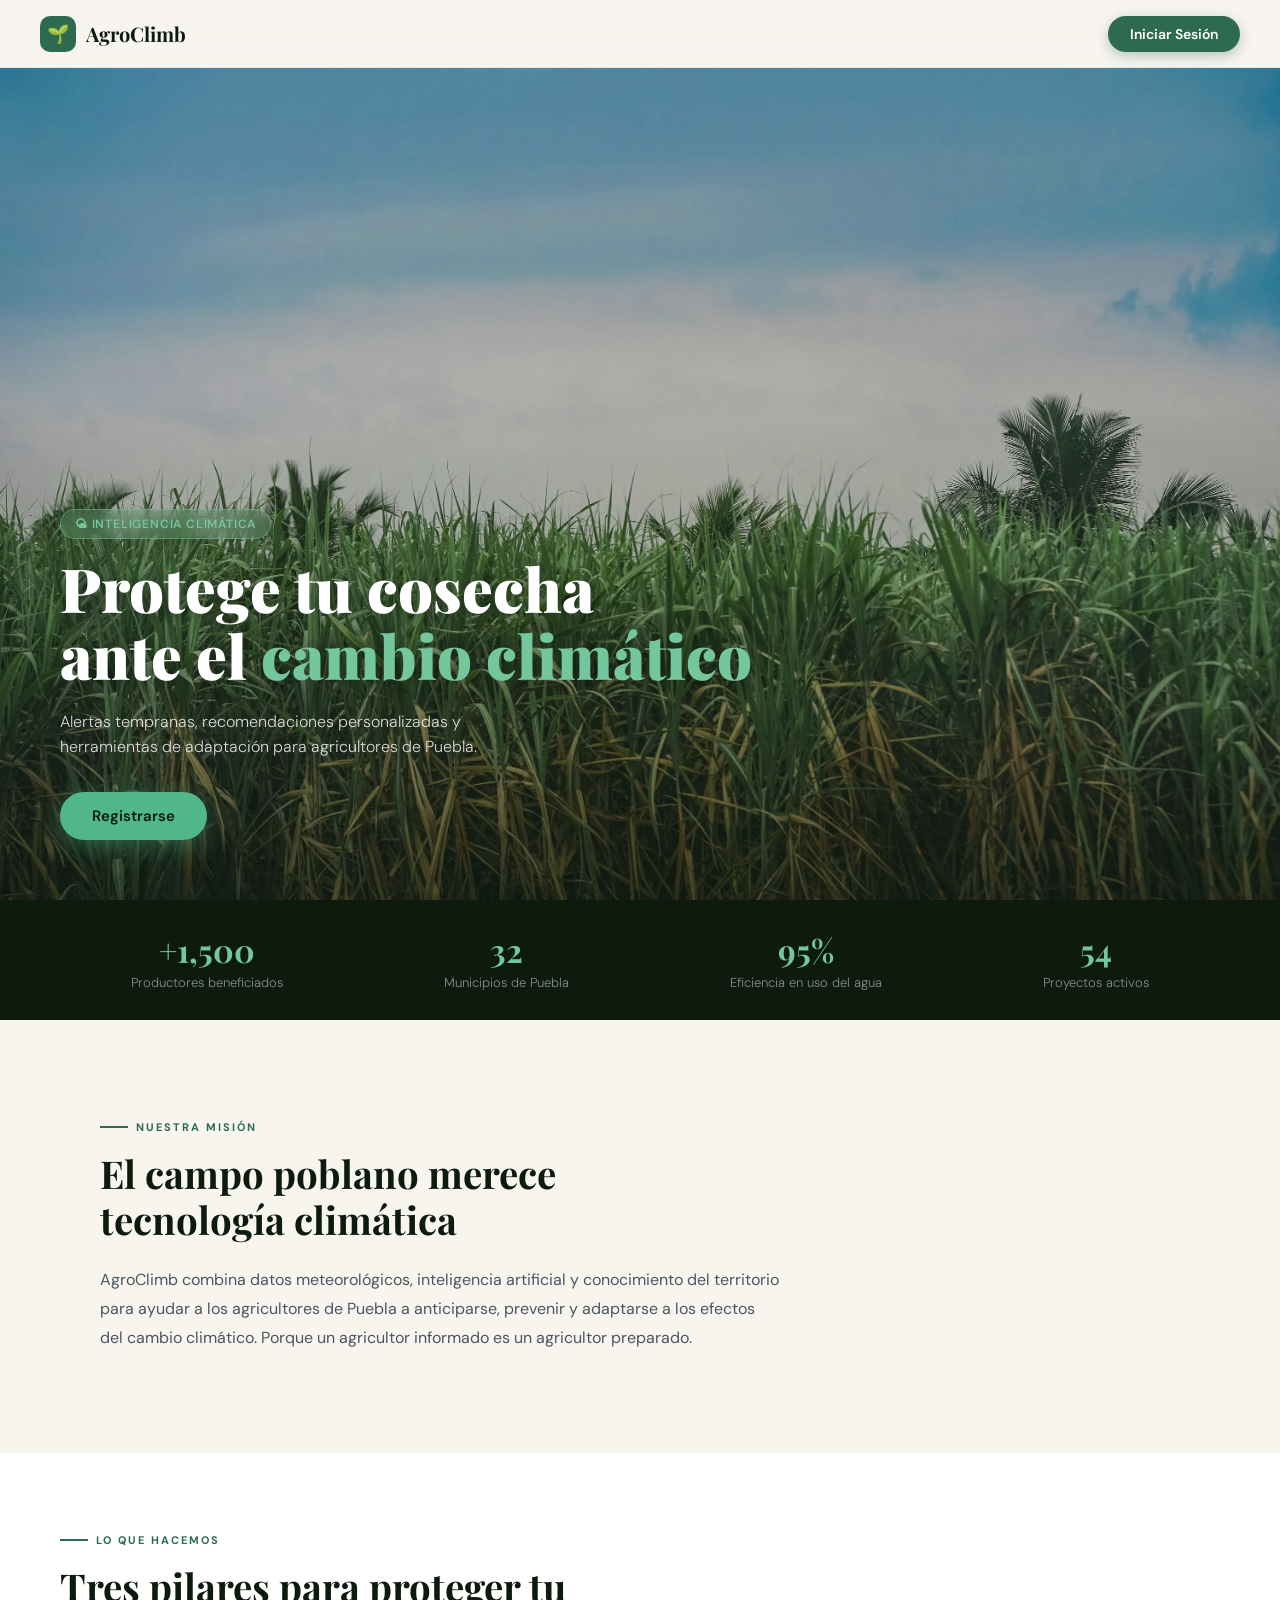
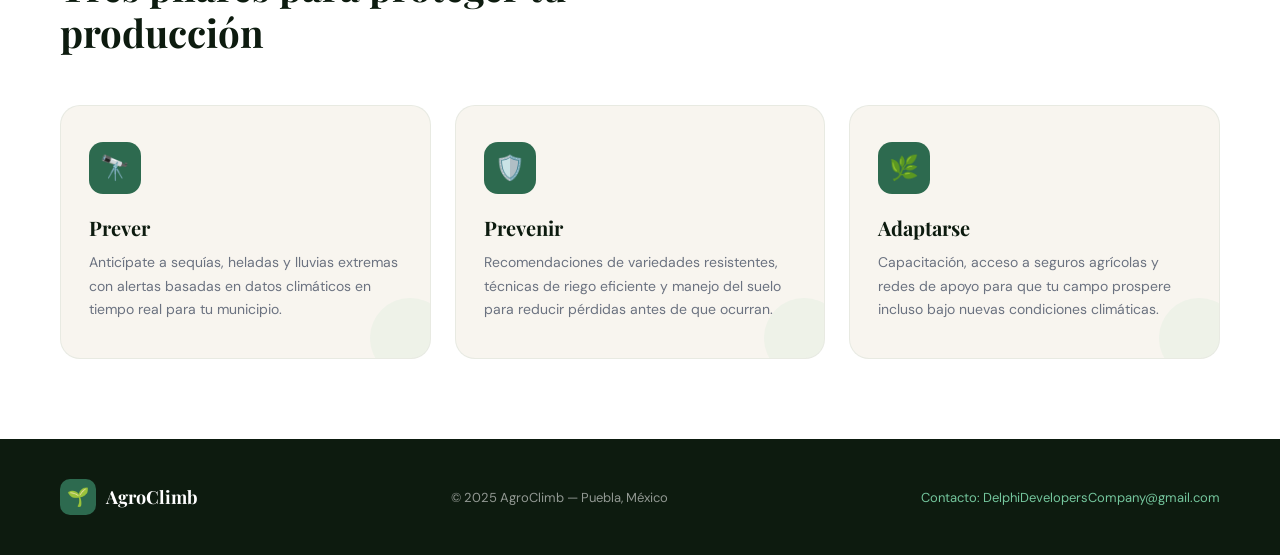
<file: templates/index.html>
<!DOCTYPE html>
<html lang="es">
<head>
  <meta charset="UTF-8" />
  <meta name="viewport" content="width=device-width, initial-scale=1.0"/>
  <title>AgroClimb — Inteligencia climática para el campo</title>
  <link href="https://fonts.googleapis.com/css2?family=Playfair+Display:wght@700;900&family=DM+Sans:wght@300;400;500;600&display=swap" rel="stylesheet" />
  <link href="../css/style.css" rel="stylesheet" />
</head>
<body>
 
  <nav>
    <a class="logo" href="#">
      <div class="logo-icon">🌱</div>
      <span class="logo-text">AgroClimb</span>
    </a>
    
    <div class="nav-actions">
   
      <button class="btn-primary">Iniciar Sesión</button>
    </div>
  </nav>
 
  <section class="hero">
    <img class="hero-bg" src="../img/agriMAIN.jpg" style="object-fit:cover;" />
    <div class="hero-overlay"></div>
    <div class="hero-content">
      <div class="hero-badge">🌤 Inteligencia climática</div>
      <h1 class="hero-title">Protege tu cosecha<br>ante el <span>cambio climático</span></h1>
      <p class="hero-desc">Alertas tempranas, recomendaciones personalizadas y herramientas de adaptación para agricultores de Puebla.</p>
      <div class="hero-cta">
        <button class="btn-hero btn-hero-primary">Registrarse</button>
        
      </div>
    </div>
  </section>
 
  <div class="stats-bar">
    <div class="stat"><span class="stat-num">+1,500</span><span class="stat-label">Productores beneficiados</span></div>
    <div class="stat"><span class="stat-num">32</span><span class="stat-label">Municipios de Puebla</span></div>
    <div class="stat"><span class="stat-num">95%</span><span class="stat-label">Eficiencia en uso del agua</span></div>
    <div class="stat"><span class="stat-num">54</span><span class="stat-label">Proyectos activos</span></div>
  </div>
 
  <section class="about">
    <p class="section-tag">Nuestra misión</p>
    <h2 class="section-title">El campo poblano merece tecnología climática</h2>
    <p class="section-body">AgroClimb combina datos meteorológicos, inteligencia artificial y conocimiento del territorio para ayudar a los agricultores de Puebla a anticiparse, prevenir y adaptarse a los efectos del cambio climático. Porque un agricultor informado es un agricultor preparado.</p>
  </section>
 
  <section class="cards-section">
    <div class="cards-header">
      <p class="section-tag">Lo que hacemos</p>
      <h2 class="section-title">Tres pilares para proteger tu producción</h2>
    </div>
    <div class="cards-grid">
      <div class="card">
        <div class="card-icon">🔭</div>
        <h3 class="card-title">Prever</h3>
        <p class="card-desc">Anticípate a sequías, heladas y lluvias extremas con alertas basadas en datos climáticos en tiempo real para tu municipio.</p>
        <div class="card-accent"></div>
      </div>
      <div class="card">
        <div class="card-icon">🛡️</div>
        <h3 class="card-title">Prevenir</h3>
        <p class="card-desc">Recomendaciones de variedades resistentes, técnicas de riego eficiente y manejo del suelo para reducir pérdidas antes de que ocurran.</p>
        <div class="card-accent"></div>
      </div>
      <div class="card">
        <div class="card-icon">🌿</div>
        <h3 class="card-title">Adaptarse</h3>
        <p class="card-desc">Capacitación, acceso a seguros agrícolas y redes de apoyo para que tu campo prospere incluso bajo nuevas condiciones climáticas.</p>
        <div class="card-accent"></div>
      </div>
    </div>
  </section>
 
  <footer>
    <a class="logo" href="#">
      <div class="logo-icon">🌱</div>
      <span class="logo-text">AgroClimb</span>
    </a>
    <p>© 2025 AgroClimb — Puebla, México</p>
    <a href="#">Contacto: DelphiDevelopersCompany@gmail.com</a>
  </footer>
 
</body>
</html>
</file>
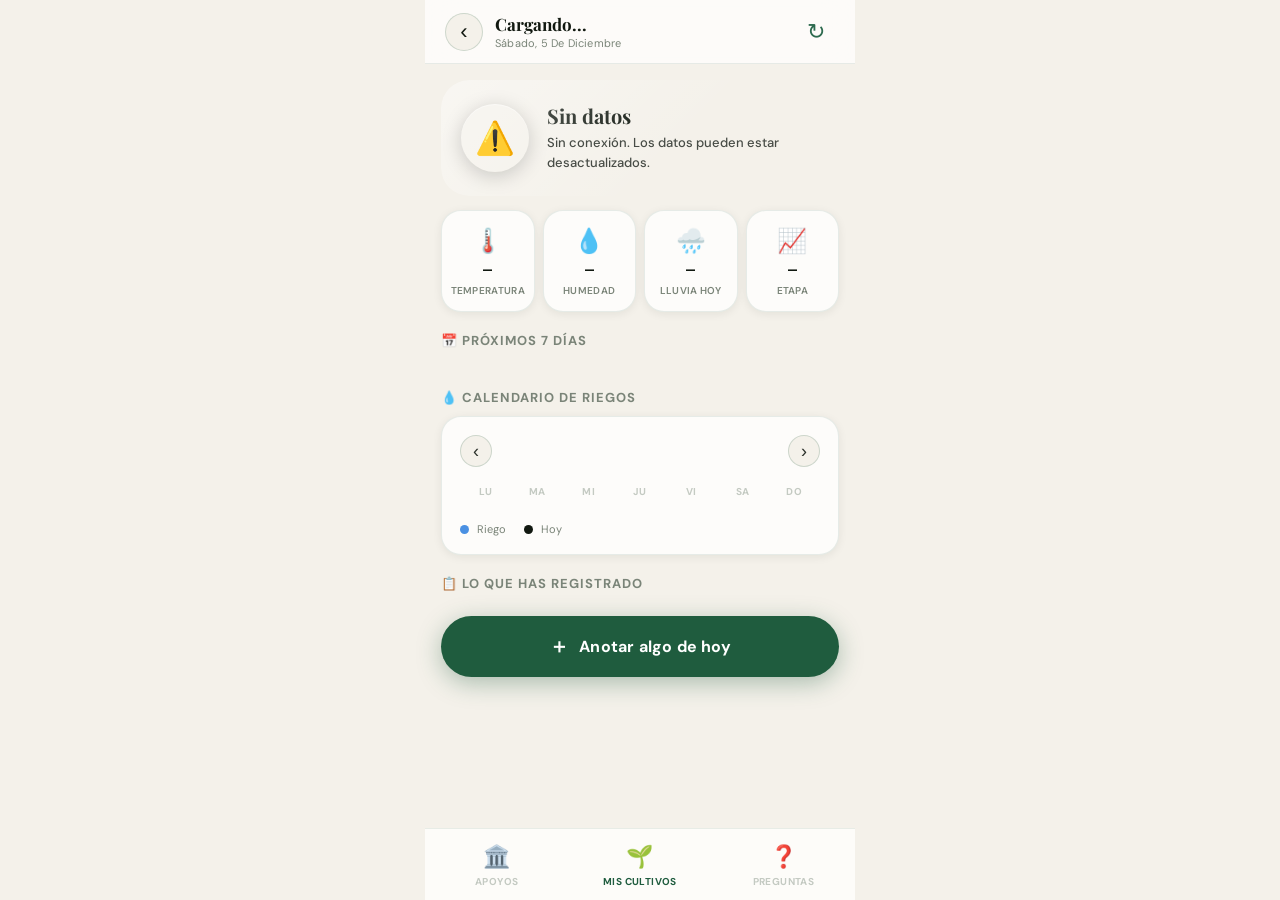
<file: app/templates/bitacora.html>
<!DOCTYPE html>
<html lang="es">
<head>
  <meta charset="UTF-8"/>
  <meta name="viewport" content="width=device-width, initial-scale=1.0, maximum-scale=1.0"/>
  <title>AgroClimb — Bitácora</title>
  <link href="https://fonts.googleapis.com/css2?family=Playfair+Display:wght@700&family=DM+Sans:wght@400;500;600;700&display=swap" rel="stylesheet"/>
  <link href="../static/bit.css" rel="stylesheet"/>
</head>
<body>

  <!-- TOPBAR -->
  <div class="topbar">
    <button class="topbar-back" onclick="history.back()">‹</button>
    <div class="topbar-info">
      <div class="topbar-cultivo" id="nombre-cultivo">Cargando...</div>
      <div class="topbar-sub" id="fecha-hoy"></div>
    </div>
    <button class="topbar-refresh" id="btn-refresh" onclick="cargarDatos()" title="Actualizar">↻</button>
  </div>

  <main class="main">

    <!-- SEMÁFORO -->
    <div class="semaforo-section" id="semaforo">
      <div class="semaforo-luz" id="semaforo-luz">⏳</div>
      <div class="semaforo-texto">
        <div class="semaforo-estado" id="semaforo-estado">Analizando cultivo...</div>
        <div class="semaforo-frase" id="semaforo-frase">Obteniendo datos climáticos</div>
      </div>
    </div>

    <!-- CLIMA ACTUAL -->
    <div class="datos-grid" id="datos-clima">
      <div class="dato-card">
        <div class="dato-icono">🌡️</div>
        <div class="dato-val" id="val-temp">—</div>
        <div class="dato-label">Temperatura</div>
      </div>
      <div class="dato-card">
        <div class="dato-icono">💧</div>
        <div class="dato-val" id="val-humedad">—</div>
        <div class="dato-label">Humedad</div>
      </div>
      <div class="dato-card">
        <div class="dato-icono">🌧️</div>
        <div class="dato-val" id="val-lluvia">—</div>
        <div class="dato-label">Lluvia hoy</div>
      </div>
      <div class="dato-card">
        <div class="dato-icono">📈</div>
        <div class="dato-val" id="val-etapa">—</div>
        <div class="dato-label">Etapa</div>
      </div>
    </div>

    <!-- DIAGNÓSTICO -->
    <div class="consejo-box" id="consejo-box" style="display:none">
      <div class="consejo-icono" id="consejo-icono">💡</div>
      <div>
        <div class="consejo-titulo">Diagnóstico</div>
        <div class="consejo-texto" id="consejo-texto"></div>
      </div>
    </div>

    <!-- SOLUCIONES -->
    <div id="soluciones-section" style="display:none">
      <div class="sec-title">🛠️ Soluciones recomendadas</div>
      <div id="soluciones-list"></div>
    </div>

    <!-- PRONÓSTICO 7 DÍAS -->
    <div class="sec-title" style="margin-top:16px;">📅 Próximos 7 días</div>
    <div class="timeline-scroll">
      <div class="timeline-track" id="timeline-track"></div>
    </div>

    <!-- CALENDARIO DE RIEGOS -->
    <div class="sec-title" style="margin-top:16px;">💧 Calendario de riegos</div>
    <div class="calendario-wrap" id="calendario-wrap">
      <div class="cal-header">
        <button class="cal-nav" id="cal-prev" onclick="calMover(-1)">‹</button>
        <span class="cal-mes" id="cal-mes-label"></span>
        <button class="cal-nav" id="cal-next" onclick="calMover(1)">›</button>
      </div>
      <div class="cal-dias-semana">
        <span>Lu</span><span>Ma</span><span>Mi</span>
        <span>Ju</span><span>Vi</span><span>Sa</span><span>Do</span>
      </div>
      <div class="cal-grid" id="cal-grid"></div>
      <div class="cal-leyenda">
        <span class="cal-leyenda-dot azul"></span><span>Riego</span>
        <span class="cal-leyenda-dot hoy" style="margin-left:10px"></span><span>Hoy</span>
      </div>
    </div>

    <!-- EVENTOS REGISTRADOS -->
    <div class="sec-title" style="margin-top:8px;">📋 Lo que has registrado</div>
    <div class="eventos-list" id="eventos-list"></div>

    <div class="fab-wrap">
      <button class="add-btn" onclick="abrirModal()">
        <span class="add-btn-icon">＋</span>
        Anotar algo de hoy
      </button>
    </div>

  </main>

  <!-- BOTTOM NAV -->
  <nav class="bottom-nav">
    <button class="nav-item" onclick="history.back()">
      <span class="nav-icon">🏛️</span>
      <span class="nav-label">Apoyos</span>
    </button>
    <button class="nav-item active">
      <span class="nav-icon">🌱</span>
      <span class="nav-label">Mis Cultivos</span>
    </button>
    <button class="nav-item">
      <span class="nav-icon">❓</span>
      <span class="nav-label">Preguntas</span>
    </button>
  </nav>

  <!-- MODAL EVENTO -->
  <div class="modal-backdrop" id="modal" onclick="cerrarFuera(event)">
    <div class="modal-sheet">
      <div class="modal-handle"></div>
      <div class="modal-title">¿Qué quieres anotar?</div>
      <div class="tipo-grid">
        <button class="tipo-btn selected" data-tipo="riego" onclick="selTipo(this)">
          <span class="tipo-btn-icon">💧</span>
          <span class="tipo-btn-label">Riego</span>
        </button>
        <button class="tipo-btn" data-tipo="fertilizacion" onclick="selTipo(this)">
          <span class="tipo-btn-icon">🌿</span>
          <span class="tipo-btn-label">Fertilización</span>
        </button>
        <button class="tipo-btn" data-tipo="nota" onclick="selTipo(this)">
          <span class="tipo-btn-icon">📝</span>
          <span class="tipo-btn-label">Nota</span>
        </button>
        <button class="tipo-btn" data-tipo="alerta" onclick="selTipo(this)">
          <span class="tipo-btn-icon">⚠️</span>
          <span class="tipo-btn-label">Problema</span>
        </button>
      </div>
      <div class="form-group">
        <label class="form-label">¿Qué pasó?</label>
        <input class="form-input" id="evt-titulo" type="text" placeholder="Ej. Regué 45 minutos"/>
      </div>
      <div class="form-group">
        <label class="form-label">Más detalles (opcional)</label>
        <textarea class="form-textarea" id="evt-desc" placeholder="Agrega lo que quieras recordar..."></textarea>
      </div>
      <div class="modal-actions">
        <button class="btn-cancel" onclick="cerrarModal()">Cancelar</button>
        <button class="btn-save" onclick="guardarEvento()">Guardar</button>
      </div>
    </div>
  </div>

  <!-- ID del cultivo inyectado por Flask -->
  <script>
    const CULTIVO_ID = {{ cultivo.id }};
    const STORAGE_KEY = `eventos_cultivo_${CULTIVO_ID}`;
  </script>
  <script src="../static/bita.js"></script>
</body>
</html>
</file>
<file: css/style.css>
:root {
      --verde:       #2D6A4F;
      --verde-claro: #52B788;
      --verde-neon:  #74C69D;
      --crema:       #F8F5EF;
      --blanco:      #FFFFFF;
      --negro:       #0D1B0F;
      --gris:        #6B7280;
      --sombra:      0 8px 40px rgba(45,106,79,0.15);
    }
    *, *::before, *::after { box-sizing: border-box; margin: 0; padding: 0; }
    body { font-family: 'DM Sans', sans-serif; background: var(--crema); color: var(--negro); min-height: 100vh; }
 
    nav {
      position: fixed; top: 0; left: 0; right: 0; z-index: 100;
      display: flex; align-items: center; justify-content: space-between;
      padding: 0 40px; height: 68px;
      background: rgba(248,245,239,0.88); backdrop-filter: blur(12px);
      border-bottom: 1px solid rgba(45,106,79,0.1);
    }
    .logo { display: flex; align-items: center; gap: 10px; text-decoration: none; }
    .logo-icon { width: 36px; height: 36px; background: var(--verde); border-radius: 10px; display: flex; align-items: center; justify-content: center; font-size: 18px; }
    .logo-text { font-family: 'Playfair Display', serif; font-size: 20px; font-weight: 700; color: var(--negro); }
    .nav-links { display: flex; align-items: center; gap: 32px; list-style: none; }
    .nav-links a { text-decoration: none; font-size: 14px; font-weight: 500; color: var(--gris); transition: color 0.2s; }
    .nav-links a:hover { color: var(--verde); }
    .nav-actions { display: flex; gap: 12px; align-items: center; }
    .btn-ghost { background: none; border: 1.5px solid var(--verde); color: var(--verde); padding: 8px 20px; border-radius: 50px; font-family: 'DM Sans', sans-serif; font-size: 14px; font-weight: 500; cursor: pointer; transition: all 0.2s; }
    .btn-ghost:hover { background: var(--verde); color: var(--blanco); }
    .btn-primary { background: var(--verde); border: none; color: var(--blanco); padding: 9px 22px; border-radius: 50px; font-family: 'DM Sans', sans-serif; font-size: 14px; font-weight: 600; cursor: pointer; transition: all 0.2s; box-shadow: 0 4px 14px rgba(45,106,79,0.35); }
    .btn-primary:hover { background: #1e4d38; transform: translateY(-1px); }
 
    .hero { margin-top: 68px; position: relative; height: calc(100vh - 68px); min-height: 500px; overflow: hidden; }
    .hero-bg { width: 100%; height: 100%; background: linear-gradient(135deg, #0D2B1A 0%, #1B4332 35%, #2D6A4F 65%, #52B788 100%); display: flex; align-items: center; justify-content: center; font-size: 120px; }
    .hero-overlay { position: absolute; inset: 0; background: linear-gradient(to bottom, rgba(13,27,15,0.1) 0%, rgba(13,27,15,0.05) 40%, rgba(13,27,15,0.65) 100%); }
    .hero-content { position: absolute; bottom: 60px; left: 60px; right: 60px; color: var(--blanco); }
    .hero-badge { display: inline-flex; align-items: center; gap: 6px; background: rgba(116,198,157,0.2); border: 1px solid rgba(116,198,157,0.45); backdrop-filter: blur(8px); padding: 6px 14px; border-radius: 50px; font-size: 12px; font-weight: 600; letter-spacing: 0.8px; text-transform: uppercase; margin-bottom: 16px; color: var(--verde-neon); }
    .hero-title { font-family: 'Playfair Display', serif; font-size: clamp(2.4rem, 5vw, 3.8rem); font-weight: 900; line-height: 1.1; max-width: 700px; margin-bottom: 20px; text-shadow: 0 2px 20px rgba(0,0,0,0.3); }
    .hero-title span { color: var(--verde-neon); }
    .hero-desc { font-size: 16px; font-weight: 300; max-width: 480px; line-height: 1.6; color: rgba(255,255,255,0.82); margin-bottom: 32px; }
    .hero-cta { display: flex; gap: 14px; flex-wrap: wrap; }
    .btn-hero { padding: 14px 32px; border-radius: 50px; font-family: 'DM Sans', sans-serif; font-size: 15px; font-weight: 600; cursor: pointer; transition: all 0.25s; border: none; }
    .btn-hero-primary { background: var(--verde-claro); color: var(--negro); box-shadow: 0 6px 24px rgba(82,183,136,0.4); }
    .btn-hero-primary:hover { background: var(--verde-neon); transform: translateY(-2px); }
    .btn-hero-ghost { background: rgba(255,255,255,0.12); color: var(--blanco); border: 1.5px solid rgba(255,255,255,0.35); backdrop-filter: blur(6px); }
    .btn-hero-ghost:hover { background: rgba(255,255,255,0.22); }
 
    .stats-bar { background: var(--negro); padding: 28px 60px; display: flex; justify-content: space-around; gap: 20px; flex-wrap: wrap; }
    .stat { text-align: center; color: var(--blanco); }
    .stat-num { font-family: 'Playfair Display', serif; font-size: 2rem; font-weight: 700; color: var(--verde-neon); display: block; }
    .stat-label { font-size: 13px; color: rgba(255,255,255,0.5); margin-top: 4px; font-weight: 300; }
 
    .about { padding: 100px 60px; max-width: 1200px; margin: 0 auto; }
    .section-tag { font-size: 11px; font-weight: 700; letter-spacing: 2px; text-transform: uppercase; color: var(--verde); margin-bottom: 16px; display: flex; align-items: center; gap: 8px; }
    .section-tag::before { content: ''; width: 28px; height: 2px; background: var(--verde); display: inline-block; }
    .section-title { font-family: 'Playfair Display', serif; font-size: clamp(1.8rem, 3vw, 2.8rem); font-weight: 700; line-height: 1.2; max-width: 600px; margin-bottom: 24px; }
    .section-body { font-size: 16px; line-height: 1.8; color: #4B5563; max-width: 680px; }
 
    .cards-section { background: var(--blanco); padding: 80px 60px; }
    .cards-header { max-width: 1200px; margin: 0 auto 50px; }
    .cards-grid { max-width: 1200px; margin: 0 auto; display: grid; grid-template-columns: repeat(auto-fit, minmax(280px, 1fr)); gap: 24px; }
    .card { background: var(--crema); border-radius: 20px; padding: 36px 28px; position: relative; overflow: hidden; transition: transform 0.25s, box-shadow 0.25s; border: 1px solid rgba(45,106,79,0.08); }
    .card:hover { transform: translateY(-6px); box-shadow: var(--sombra); }
    .card-icon { width: 52px; height: 52px; border-radius: 14px; background: var(--verde); display: flex; align-items: center; justify-content: center; font-size: 24px; margin-bottom: 20px; }
    .card-title { font-family: 'Playfair Display', serif; font-size: 1.25rem; font-weight: 700; margin-bottom: 10px; }
    .card-desc { font-size: 14px; line-height: 1.7; color: var(--gris); }
    .card-accent { position: absolute; bottom: -20px; right: -20px; width: 80px; height: 80px; border-radius: 50%; background: var(--verde-neon); opacity: 0.08; }
 
    footer { background: var(--negro); color: rgba(255,255,255,0.55); padding: 40px 60px; display: flex; justify-content: space-between; align-items: center; flex-wrap: wrap; gap: 16px; }
    footer .logo-text { color: var(--blanco); font-size: 18px; }
    footer p { font-size: 13px; }
    footer a { color: var(--verde-neon); text-decoration: none; font-size: 13px; }
 
    @keyframes fadeUp { from { opacity: 0; transform: translateY(30px); } to { opacity: 1; transform: translateY(0); } }
    .hero-badge { animation: fadeUp 0.6s ease both; }
    .hero-title  { animation: fadeUp 0.7s ease 0.1s both; }
    .hero-desc   { animation: fadeUp 0.7s ease 0.2s both; }
    .hero-cta    { animation: fadeUp 0.7s ease 0.3s both; }
 
    @media (max-width: 768px) {
      nav { padding: 0 20px; }
      .nav-links { display: none; }
      .hero-content { left: 24px; right: 24px; bottom: 40px; }
      .stats-bar, .about, .cards-section, footer { padding-left: 24px; padding-right: 24px; }
    }
</file>
<file: app/static/bit.css>
@import url('https://fonts.googleapis.com/css2?family=Playfair+Display:ital,wght@0,700;1,400&family=DM+Sans:wght@300;400;500;600;700&family=DM+Mono:wght@400;500&display=swap');

:root {
  --verde:        #1F5C3E;
  --verde-mid:    #2D6A4F;
  --verde-claro:  #52B788;
  --verde-bg:     #EBF5EE;
  --verde-glass:  rgba(45,106,79,0.08);
  --amarillo:     #E08A3C;
  --amarillo-bg:  #FFF4E6;
  --rojo:         #C0392B;
  --rojo-bg:      #FDECEA;
  --fondo:        #F4F1EA;
  --fondo-2:      #EDE9E0;
  --blanco:       #FDFCFA;
  --negro:        #111810;
  --negro-soft:   #2A302A;
  --gris:         #7A8478;
  --gris-claro:   #C4CAC2;
  --borde:        rgba(31,92,62,0.10);
  --borde-mid:    rgba(31,92,62,0.18);
  --nav-h:        72px;
  --top-h:        64px;
  --superficie:   #FDFCFA;
  --radio-card:   20px;
  --radio-pill:   50px;
  --sombra-s:     0 2px 10px rgba(17,24,16,0.07);
  --sombra-m:     0 6px 24px rgba(17,24,16,0.10);
  --sombra-l:     0 16px 48px rgba(17,24,16,0.14);
}

/* ── BASE ── */
* { box-sizing: border-box; margin: 0; padding: 0; -webkit-tap-highlight-color: transparent; }

body {
  font-family: 'DM Sans', sans-serif;
  background: var(--fondo);
  color: var(--negro);
  max-width: 430px;
  margin: 0 auto;
  min-height: 100vh;
  overflow-x: hidden;
  -webkit-font-smoothing: antialiased;
}

/* ── TOPBAR ── */
.topbar {
  position: fixed; top: 0; left: 50%; transform: translateX(-50%);
  width: 100%; max-width: 430px; height: var(--top-h);
  background: rgba(253,252,250,0.92);
  backdrop-filter: blur(16px);
  -webkit-backdrop-filter: blur(16px);
  border-bottom: 1px solid var(--borde);
  display: flex; align-items: center; gap: 12px;
  padding: 0 20px; z-index: 100;
}

.topbar-back {
  background: var(--fondo);
  border: 1.5px solid var(--borde-mid);
  border-radius: 50%;
  width: 38px; height: 38px;
  font-size: 22px;
  cursor: pointer;
  color: var(--negro);
  display: flex; align-items: center; justify-content: center;
  transition: background 0.2s, border-color 0.2s;
  flex-shrink: 0;
}
.topbar-back:hover { background: var(--verde-bg); border-color: var(--verde-claro); }

.topbar-info { flex: 1; min-width: 0; }
.topbar-cultivo {
  font-family: 'Playfair Display', serif;
  font-size: 17px; font-weight: 700;
  white-space: nowrap; overflow: hidden; text-overflow: ellipsis;
}
.topbar-sub { font-size: 11px; color: var(--gris); margin-top: 1px; text-transform: capitalize; letter-spacing: 0.2px; }

.topbar-refresh {
  background: none; border: none;
  font-size: 22px; cursor: pointer;
  color: var(--verde-mid);
  width: 38px; height: 38px;
  border-radius: 50%;
  display: flex; align-items: center; justify-content: center;
  transition: opacity 0.3s, transform 0.6s;
  flex-shrink: 0;
}
.topbar-refresh:hover { transform: rotate(180deg); }

/* ── MAIN ── */
.main { padding-top: var(--top-h); padding-bottom: calc(var(--nav-h) + 24px); }

/* ── SEMÁFORO HERO ── */
.semaforo-section {
  margin: 16px 16px 0;
  border-radius: 28px;
  padding: 24px 20px;
  display: flex;
  align-items: center;
  gap: 18px;
  transition: background 0.5s, border-color 0.5s;
  position: relative;
  overflow: hidden;
}

.semaforo-section::before {
  content: '';
  position: absolute;
  inset: 0;
  background: linear-gradient(135deg, rgba(255,255,255,0.4) 0%, transparent 60%);
  pointer-events: none;
  border-radius: inherit;
}

.semaforo-section.verde {
  background: linear-gradient(135deg, #D6EFE2 0%, #C2E5D3 100%);
  border: 1.5px solid rgba(82,183,136,0.35);
  box-shadow: 0 8px 32px rgba(45,106,79,0.15);
}
.semaforo-section.amarillo {
  background: linear-gradient(135deg, #FFF0DC 0%, #FFE4BC 100%);
  border: 1.5px solid rgba(224,138,60,0.35);
  box-shadow: 0 8px 32px rgba(224,138,60,0.15);
}
.semaforo-section.rojo {
  background: linear-gradient(135deg, #FDECEA 0%, #FADBD8 100%);
  border: 1.5px solid rgba(192,57,43,0.25);
  box-shadow: 0 8px 32px rgba(192,57,43,0.12);
}

.semaforo-luz {
  width: 68px; height: 68px; border-radius: 50%;
  display: flex; align-items: center; justify-content: center;
  font-size: 32px; flex-shrink: 0;
  box-shadow: 0 4px 20px rgba(0,0,0,0.18), inset 0 1px 0 rgba(255,255,255,0.4);
  transition: background 0.5s;
  position: relative;
}
.verde    .semaforo-luz { background: radial-gradient(circle at 35% 35%, #74D6A4, var(--verde-claro)); }
.amarillo .semaforo-luz { background: radial-gradient(circle at 35% 35%, #F5B97A, var(--amarillo)); }
.rojo     .semaforo-luz { background: radial-gradient(circle at 35% 35%, #E05C4E, var(--rojo)); }

.semaforo-estado {
  font-family: 'Playfair Display', serif;
  font-size: 20px; font-weight: 700; margin-bottom: 5px;
  line-height: 1.2;
  transition: color 0.4s;
}
.verde    .semaforo-estado { color: var(--verde); }
.amarillo .semaforo-estado { color: #9A5A1A; }
.rojo     .semaforo-estado { color: var(--rojo); }

.semaforo-frase {
  font-size: 13px; color: var(--negro-soft); line-height: 1.5;
  font-weight: 500; opacity: 0.85;
}

/* ── DATOS GRID ── */
.datos-grid {
  margin: 14px 16px;
  display: grid;
  grid-template-columns: repeat(4, 1fr);
  gap: 8px;
}

.dato-card {
  background: var(--superficie);
  border-radius: var(--radio-card);
  padding: 14px 8px;
  text-align: center;
  border: 1px solid var(--borde);
  box-shadow: var(--sombra-s);
  transition: transform 0.2s, box-shadow 0.2s;
}
.dato-card:active { transform: scale(0.96); }

.dato-icono { font-size: 24px; display: block; margin-bottom: 8px; }
.dato-val   {
  font-family: 'DM Mono', monospace;
  font-size: 15px; font-weight: 500;
  color: var(--negro); display: block; line-height: 1;
}
.dato-label { font-size: 10px; color: var(--gris); margin-top: 5px; font-weight: 600; letter-spacing: 0.3px; text-transform: uppercase; }

/* ── CONSEJO ── */
.consejo-box {
  margin: 0 16px 14px;
  background: var(--superficie);
  border-radius: var(--radio-card);
  padding: 18px;
  border: 1px solid var(--borde);
  box-shadow: var(--sombra-s);
  display: flex; gap: 14px; align-items: flex-start;
}
.consejo-icono { font-size: 30px; flex-shrink: 0; margin-top: 2px; }
.consejo-titulo {
  font-size: 10px; font-weight: 700;
  color: var(--verde); text-transform: uppercase;
  letter-spacing: 1.2px; margin-bottom: 6px;
}
.consejo-texto { font-size: 14px; font-weight: 400; color: var(--negro-soft); line-height: 1.6; }

/* ── SECCIÓN TITLES ── */
.sec-title {
  font-size: 13px; font-weight: 700;
  padding: 4px 16px 10px;
  color: var(--gris);
  text-transform: uppercase;
  letter-spacing: 1px;
}

/* ── SOLUCIONES ── */
.solucion-card {
  margin: 0 16px 10px;
  background: var(--superficie);
  border-radius: var(--radio-card);
  padding: 18px;
  border: 1px solid var(--borde);
  box-shadow: var(--sombra-s);
}
.solucion-card.urgencia-alta  { border-left: 4px solid var(--rojo); }
.solucion-card.urgencia-media { border-left: 4px solid var(--amarillo); }
.solucion-card.urgencia-baja  { border-left: 4px solid var(--verde-claro); }

.solucion-header {
  display: flex; justify-content: space-between; align-items: center;
  margin-bottom: 8px;
}
.solucion-evento { font-size: 15px; font-weight: 700; color: var(--negro); }
.solucion-badge {
  font-size: 10px; font-weight: 700; text-transform: uppercase;
  letter-spacing: 0.8px; padding: 3px 10px; border-radius: 20px;
  background: var(--verde-bg); color: var(--verde);
}
.solucion-diagnostico { font-size: 13px; color: var(--gris); line-height: 1.5; margin-bottom: 10px; }
.solucion-acciones { list-style: none; display: flex; flex-direction: column; gap: 6px; }
.solucion-acciones li {
  font-size: 13px; color: var(--negro-soft);
  padding-left: 16px; position: relative; line-height: 1.4;
}
.solucion-acciones li::before {
  content: '→';
  position: absolute; left: 0;
  color: var(--verde-claro); font-weight: 700;
}
.solucion-ref { font-size: 11px; color: var(--gris); margin-top: 10px; font-style: italic; }

/* ── TIMELINE 7 DÍAS ── */
.timeline-scroll { overflow-x: auto; padding: 0 16px 10px; scrollbar-width: none; }
.timeline-scroll::-webkit-scrollbar { display: none; }
.timeline-track { display: flex; gap: 8px; width: max-content; }

.timeline-dia {
  display: flex; flex-direction: column; align-items: center; gap: 6px;
  background: var(--superficie);
  border: 1.5px solid var(--borde);
  border-radius: 18px;
  padding: 12px 10px;
  min-width: 62px;
  box-shadow: var(--sombra-s);
  transition: transform 0.2s, border-color 0.2s;
}
.timeline-dia:active { transform: scale(0.95); }
.timeline-dia.hoy {
  background: var(--verde);
  border-color: var(--verde);
  box-shadow: 0 6px 20px rgba(45,106,79,0.3);
}

.tl-nombre {
  font-size: 10px; font-weight: 700; text-transform: uppercase;
  letter-spacing: 0.5px; color: var(--gris);
}
.timeline-dia.hoy .tl-nombre { color: rgba(255,255,255,0.75); }

.tl-temps { display: flex; flex-direction: column; align-items: center; gap: 2px; }
.tl-max {
  font-family: 'DM Mono', monospace;
  font-size: 16px; font-weight: 500; color: var(--negro);
}
.tl-min {
  font-family: 'DM Mono', monospace;
  font-size: 12px; font-weight: 400; color: var(--gris);
}
.timeline-dia.hoy .tl-max,
.timeline-dia.hoy .tl-min { color: white; }

.tl-lluvia { font-size: 11px; color: #4A90D9; font-weight: 600; }
.timeline-dia.hoy .tl-lluvia { color: rgba(173,216,255,0.9); }

/* ── CALENDARIO DE RIEGOS ── */
.calendario-wrap {
  background: var(--superficie);
  border-radius: var(--radio-card);
  padding: 18px;
  margin: 0 16px 16px;
  border: 1px solid var(--borde);
  box-shadow: var(--sombra-s);
}

.cal-header {
  display: flex; align-items: center; justify-content: space-between;
  margin-bottom: 14px;
}

.cal-mes {
  font-family: 'Playfair Display', serif;
  font-size: 16px; font-weight: 700;
  color: var(--negro); text-transform: capitalize;
}

.cal-nav {
  background: var(--fondo);
  border: 1.5px solid var(--borde-mid);
  border-radius: 50%;
  width: 32px; height: 32px;
  font-size: 18px; color: var(--negro-soft);
  cursor: pointer;
  display: flex; align-items: center; justify-content: center;
  transition: background .2s, border-color .2s, color .2s;
}
.cal-nav:hover { background: var(--verde-bg); border-color: var(--verde-claro); color: var(--verde); }
.cal-nav.oculto { visibility: hidden; pointer-events: none; }

.cal-dias-semana {
  display: grid; grid-template-columns: repeat(7, 1fr);
  margin-bottom: 8px;
}
.cal-dias-semana span {
  text-align: center; font-size: 10px; font-weight: 700;
  color: var(--gris-claro); padding: 4px 0; letter-spacing: .06em; text-transform: uppercase;
}

.cal-grid { display: grid; grid-template-columns: repeat(7, 1fr); gap: 4px; }

.cal-dia {
  aspect-ratio: 1; border-radius: 50%;
  display: flex; align-items: center; justify-content: center;
  font-size: 13px; font-weight: 500;
  color: var(--negro-soft); cursor: default;
  transition: transform .12s;
  position: relative;
}
.cal-dia.vacio  { background: transparent; }
.cal-dia.normal { background: var(--fondo); color: var(--negro-soft); }
.cal-dia.futuro { background: transparent; color: var(--gris-claro); }

.cal-dia.regado {
  background: #DCF0FF;
  color: #1565C0; font-weight: 700;
}
.cal-dia.regado::after {
  content: '';
  position: absolute; bottom: 3px; left: 50%; transform: translateX(-50%);
  width: 4px; height: 4px; border-radius: 50%; background: #4A90E2;
}

.cal-dia.hoy {
  background: var(--negro); color: #fff; font-weight: 700;
}
.cal-dia.hoy.regado {
  background: var(--verde); color: #fff;
}

.cal-dia:not(.vacio):not(.futuro):active { transform: scale(.85); }

.cal-leyenda {
  display: flex; align-items: center; gap: 8px;
  margin-top: 12px; font-size: 11px; color: var(--gris); flex-wrap: wrap;
}
.cal-leyenda-dot { width: 9px; height: 9px; border-radius: 50%; display: inline-block; }
.cal-leyenda-dot.azul { background: #4A90E2; }
.cal-leyenda-dot.hoy  { background: var(--negro); }

/* ── EVENTOS ── */
.eventos-list { padding: 0 16px; display: flex; flex-direction: column; gap: 8px; }

.eventos-vacio {
  text-align: center; color: var(--gris); font-size: 14px;
  padding: 32px 20px; line-height: 1.6;
}

.evento-item {
  background: var(--superficie);
  border-radius: var(--radio-card);
  padding: 14px 16px;
  border: 1px solid var(--borde);
  box-shadow: var(--sombra-s);
  display: flex; align-items: center; gap: 14px;
  animation: slideUp 0.3s ease both;
}

@keyframes slideUp {
  from { opacity: 0; transform: translateY(10px); }
  to   { opacity: 1; transform: translateY(0); }
}

.evento-icono {
  width: 46px; height: 46px; border-radius: 14px;
  display: flex; align-items: center; justify-content: center;
  font-size: 22px; flex-shrink: 0;
}

.tipo-riego        .evento-icono { background: #E8F4FF; }
.tipo-fertilizacion .evento-icono { background: var(--verde-bg); }
.tipo-nota         .evento-icono { background: var(--amarillo-bg); }
.tipo-alerta       .evento-icono { background: var(--rojo-bg); }

/* bita.js usa .evento-burbuja + .burbuja-* — mantenemos compatibilidad */
.evento-burbuja { width: 46px; height: 46px; border-radius: 14px; display: flex; align-items: center; justify-content: center; font-size: 22px; flex-shrink: 0; }
.burbuja-riego         { background: #E8F4FF; }
.burbuja-fertilizacion { background: var(--verde-bg); }
.burbuja-nota          { background: var(--amarillo-bg); }
.burbuja-alerta        { background: var(--rojo-bg); }

.evento-body { flex: 1; min-width: 0; }
.evento-titulo { font-size: 15px; font-weight: 600; color: var(--negro); white-space: nowrap; overflow: hidden; text-overflow: ellipsis; }
.evento-desc   { font-size: 13px; color: var(--gris); margin-top: 3px; line-height: 1.4; }
.evento-fecha  { font-size: 11px; color: var(--gris-claro); margin-top: 5px; font-weight: 600; text-transform: uppercase; letter-spacing: 0.3px; }

/* ── FAB ── */
.fab-wrap { padding: 14px 16px 18px; }
.add-btn {
  width: 100%; padding: 17px;
  background: var(--verde);
  border: none; border-radius: var(--radio-pill);
  color: white;
  font-family: 'DM Sans', sans-serif;
  font-size: 16px; font-weight: 700;
  cursor: pointer;
  display: flex; align-items: center; justify-content: center; gap: 10px;
  transition: background 0.2s, transform 0.15s, box-shadow 0.2s;
  box-shadow: 0 6px 24px rgba(31,92,62,0.35);
  letter-spacing: 0.2px;
}
.add-btn:hover   { background: var(--verde-mid); box-shadow: 0 8px 30px rgba(31,92,62,0.42); }
.add-btn:active  { transform: scale(0.97); }
.add-btn-icon    { font-size: 20px; }

/* ── MODAL ── */
.modal-backdrop {
  display: none;
  position: fixed; inset: 0;
  background: rgba(17,24,16,0.55);
  backdrop-filter: blur(4px);
  -webkit-backdrop-filter: blur(4px);
  z-index: 200;
  align-items: flex-end; justify-content: center;
}
.modal-backdrop.open { display: flex; }

.modal-sheet {
  background: var(--superficie);
  border-radius: 28px 28px 0 0;
  padding: 24px 20px 40px;
  width: 100%;
  animation: sheetUp 0.35s cubic-bezier(0.34,1.56,0.64,1);
  border-top: 1px solid var(--borde);
  box-shadow: 0 -12px 60px rgba(17,24,16,0.18);
}

@keyframes sheetUp {
  from { transform: translateY(100%); }
  to   { transform: translateY(0); }
}

.modal-handle {
  width: 44px; height: 5px;
  background: var(--borde-mid);
  border-radius: 3px;
  margin: 0 auto 22px;
}
.modal-title {
  font-family: 'Playfair Display', serif;
  font-size: 22px; font-weight: 700;
  margin-bottom: 20px; color: var(--negro);
}

/* tipo selector */
.tipo-grid { display: grid; grid-template-columns: repeat(2,1fr); gap: 10px; margin-bottom: 20px; }
.tipo-btn {
  display: flex; align-items: center; gap: 12px;
  padding: 14px 16px; border-radius: 18px;
  border: 2px solid var(--borde); background: var(--fondo);
  cursor: pointer; font-family: 'DM Sans', sans-serif;
  transition: all 0.2s;
}
.tipo-btn:active { transform: scale(0.97); }
.tipo-btn-icon  { font-size: 26px; }
.tipo-btn-label { font-size: 14px; font-weight: 600; color: var(--negro-soft); }
.tipo-btn.selected { border-color: var(--verde-claro); background: var(--verde-bg); }
.tipo-btn.selected .tipo-btn-label { color: var(--verde); }

/* form */
.form-group { margin-bottom: 14px; }
.form-label {
  display: block; font-size: 11px; font-weight: 700;
  letter-spacing: 1.1px; text-transform: uppercase;
  color: var(--verde); margin-bottom: 8px;
}
.form-input, .form-textarea {
  width: 100%; background: var(--fondo);
  border: 1.5px solid var(--borde-mid);
  border-radius: 16px; padding: 14px 16px;
  color: var(--negro); font-family: 'DM Sans', sans-serif;
  font-size: 15px; outline: none;
  transition: border-color 0.2s, box-shadow 0.2s;
}
.form-input:focus, .form-textarea:focus {
  border-color: var(--verde-claro);
  box-shadow: 0 0 0 3px rgba(82,183,136,0.15);
}
.form-textarea { resize: none; height: 80px; }

.modal-actions { display: flex; gap: 10px; margin-top: 20px; }
.btn-cancel {
  flex: 1; padding: 14px; border-radius: var(--radio-pill);
  border: 1.5px solid var(--borde-mid); background: none;
  color: var(--gris); font-family: 'DM Sans', sans-serif;
  font-size: 15px; font-weight: 600; cursor: pointer;
  transition: background 0.2s, border-color 0.2s;
}
.btn-cancel:hover { background: var(--fondo-2); border-color: var(--gris-claro); }

.btn-save {
  flex: 2; padding: 14px; border-radius: var(--radio-pill);
  border: none; background: var(--verde);
  color: white; font-family: 'DM Sans', sans-serif;
  font-size: 15px; font-weight: 700; cursor: pointer;
  box-shadow: 0 4px 16px rgba(31,92,62,0.35);
  transition: background 0.2s, box-shadow 0.2s, transform 0.15s;
}
.btn-save:hover  { background: var(--verde-mid); }
.btn-save:active { transform: scale(0.97); }

/* ── BOTTOM NAV ── */
.bottom-nav {
  position: fixed; bottom: 0; left: 50%; transform: translateX(-50%);
  width: 100%; max-width: 430px; height: var(--nav-h);
  background: rgba(253,252,250,0.95);
  backdrop-filter: blur(16px);
  -webkit-backdrop-filter: blur(16px);
  border-top: 1px solid var(--borde);
  display: flex; align-items: center; justify-content: space-around;
  z-index: 100; padding-bottom: env(safe-area-inset-bottom);
}
.nav-item {
  display: flex; flex-direction: column; align-items: center; gap: 4px;
  flex: 1; padding: 8px 0;
  border: none; background: none;
  color: var(--gris-claro);
  font-family: 'DM Sans', sans-serif; cursor: pointer;
  transition: color 0.2s;
}
.nav-item.active { color: var(--verde); }
.nav-icon  { font-size: 22px; }
.nav-label { font-size: 10px; font-weight: 700; letter-spacing: 0.4px; text-transform: uppercase; }

/* ── DATO-BOX alias (bita.js usa .dato-box) ── */
.dato-box {
  background: var(--superficie);
  border-radius: var(--radio-card);
  padding: 14px 8px;
  text-align: center;
  border: 1px solid var(--borde);
  box-shadow: var(--sombra-s);
}
.dato-box .dato-icono { font-size: 24px; display: block; margin-bottom: 6px; }
.dato-box .dato-val   { font-family: 'DM Mono', monospace; font-size: 15px; font-weight: 500; color: var(--negro); display: block; }
.dato-box .dato-lbl   { font-size: 10px; color: var(--gris); margin-top: 4px; font-weight: 600; text-transform: uppercase; letter-spacing: 0.3px; }

.dato-box.pronostico { background: #EEF4FF; border-color: rgba(74,144,217,0.2); }
.pronostico-tag { font-size: 10px; color: #4A90D9; font-weight: 700; margin-top: 4px; display: block; }
</file>
